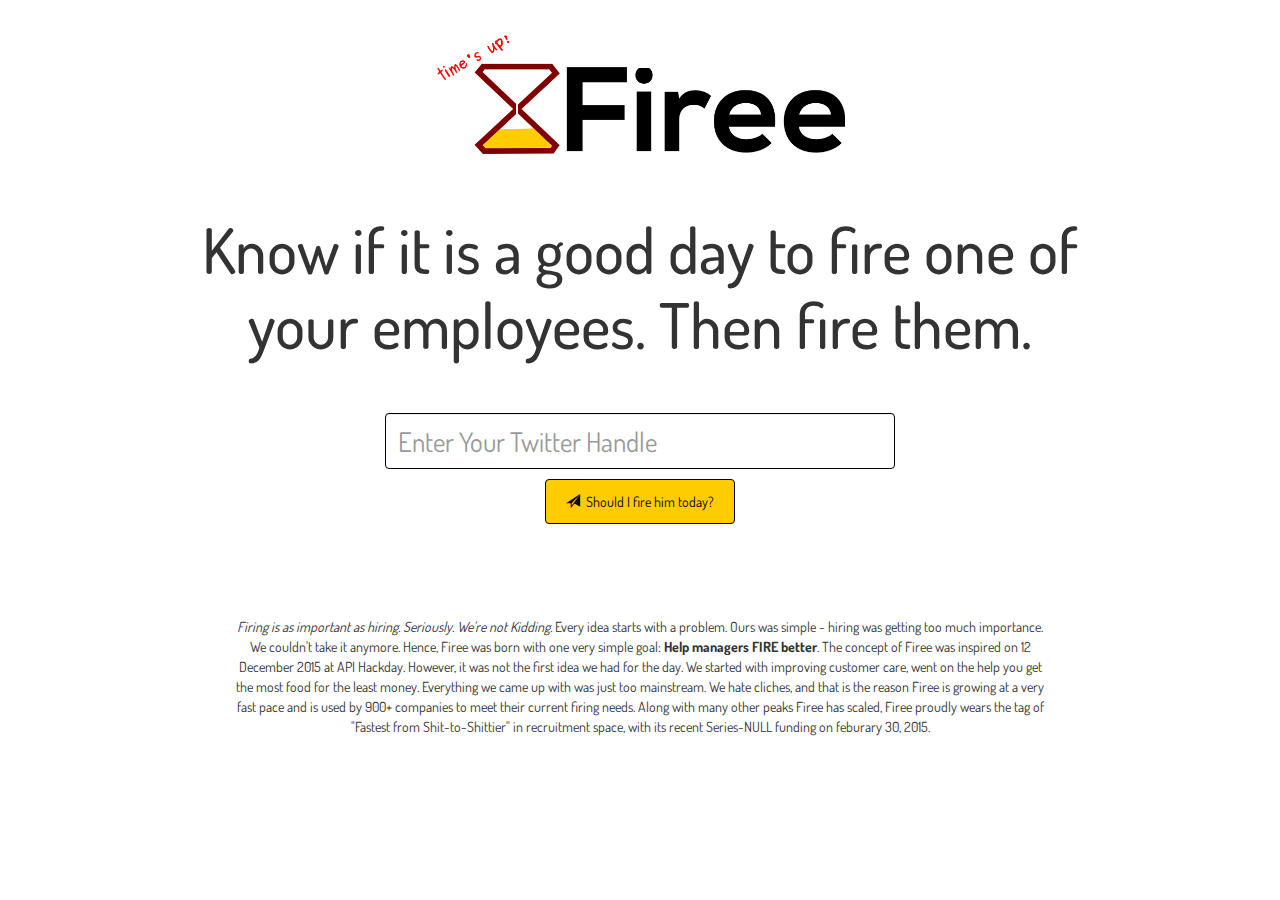
<file: index.html>
<!-- use this as a template to start a bootstrap page -->
<!DOCTYPE html>
<html lang="en">
	<head>
		<meta charset="utf-8">
		<meta name="viewport" content="width=device-width, initial-scale=1 maximum-scale=1 user-scalable=none">
		<title>Firee | Time's Up!</title>
		<link rel="stylesheet" href="css/bootstrap.css">
		<link rel="stylesheet" href="css/main.css">
		<script src="js/jquery.js"></script>
		<script src="js/bootstrap.js"></script>
	</head>
	<body>
		<div class="container container-fluid cover">
		<center><img src="images/logo.png" class="logo"></center>
			<div class="jumbotron header">
				<h1 class="pitch">Know if it is a good day to fire one of your employees. Then fire them.</h1>
				<form>
					<div class="row">
						<div class="col-xs-12 col-sm-6 col-sm-offset-3">
							<div class="form-group">
								<input class="form-control input-custom" type="text" placeholder="Enter Your Twitter Handle" id="twitterhandle">
								<div class="row">
									<div class="col-xs-12 col-sm-6 col-sm-offset-3">
										<button type="button" class="btn btn-default"><span class="glyphicon glyphicon-send"></span> &nbsp;Should I fire him today?</button>
									</div>	
								</div>
							</div>	
						</div>
					</div>
				</form>	
			</div>
			<div class="footer">
			<p class="footer-description"><i>Firing is as important as hiring. Seriously. We're not Kidding. </i>

Every idea starts with a problem. Ours was simple - hiring was getting too much importance. We couldn't take it anymore. Hence, Firee was born with one very simple goal: <b>
Help managers FIRE better</b>.
The concept of Firee was inspired on 12 December 2015 at API Hackday. However, it was not the first idea we had for the day. We started with improving customer care, went on the help you get the most food for the least money. Everything we came up with was just too mainstream. We hate cliches, and that is the reason Firee is growing at a very fast pace and is used by 900+ companies to meet their current firing needs.
Along with many other peaks Firee has scaled, Firee proudly wears the tag of "Fastest from Shit-to-Shittier" in recruitment space, with its recent Series-NULL funding on feburary 30, 2015.
</p>
			</div>
		</div>
	</body>
</html>
</file>
<file: css/main.css>
@import url(https://fonts.googleapis.com/css?family=Dosis:400,700,300);
body {
  font-family: "Dosis", sans-serif; }

.cover {
  padding-left: 0;
  padding-right: 0; }

.header button {
  margin-top: 10px;
  height: 45px;
  width: 190px; }
.header .input-custom {
  height: 56px;
  font-size: 27px;
  border: 1px solid #000; }
@media screen and (max-width: 768px) {
  .header button {
    width: 100%; } }

.jumbotron {
  background-color: #fff;
  text-align: center; }

.jumbotron .pitch {
  margin: 10px 30px 50px;
  line-height: 1.2em; }

.logo {
  width: 35%;
  margin-top: 3%; }

.footer {
  width: 70%;
  margin: 0px auto; }

.footer-description {
  text-align: center;
  margin-bottom: 20px; }

.btn-default {
  background-color: #ffcc00;
  color: #000;
  border: 1px solid #000; }

.btn-default:hover {
  background-color: #E4B600;
  color: #000;
  border: 1px solid #000; }

/*# sourceMappingURL=main.css.map */
</file>
